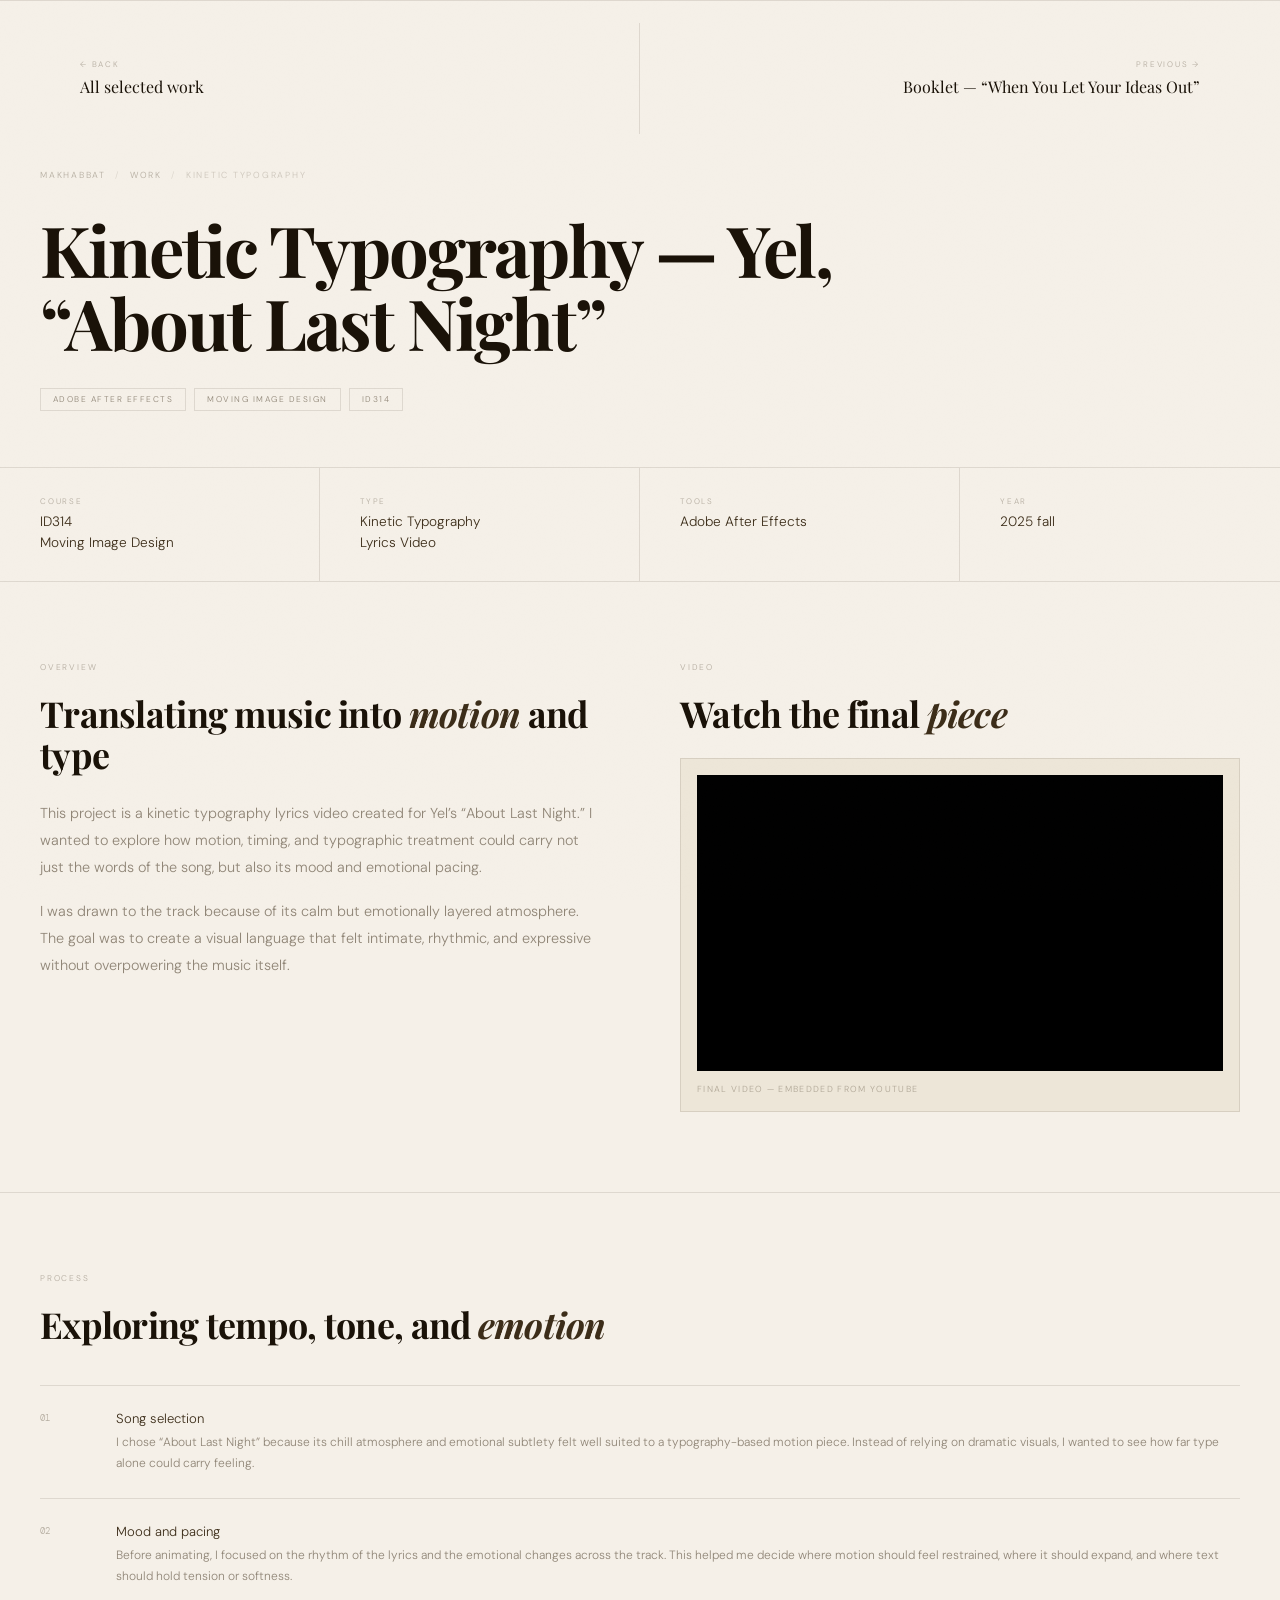
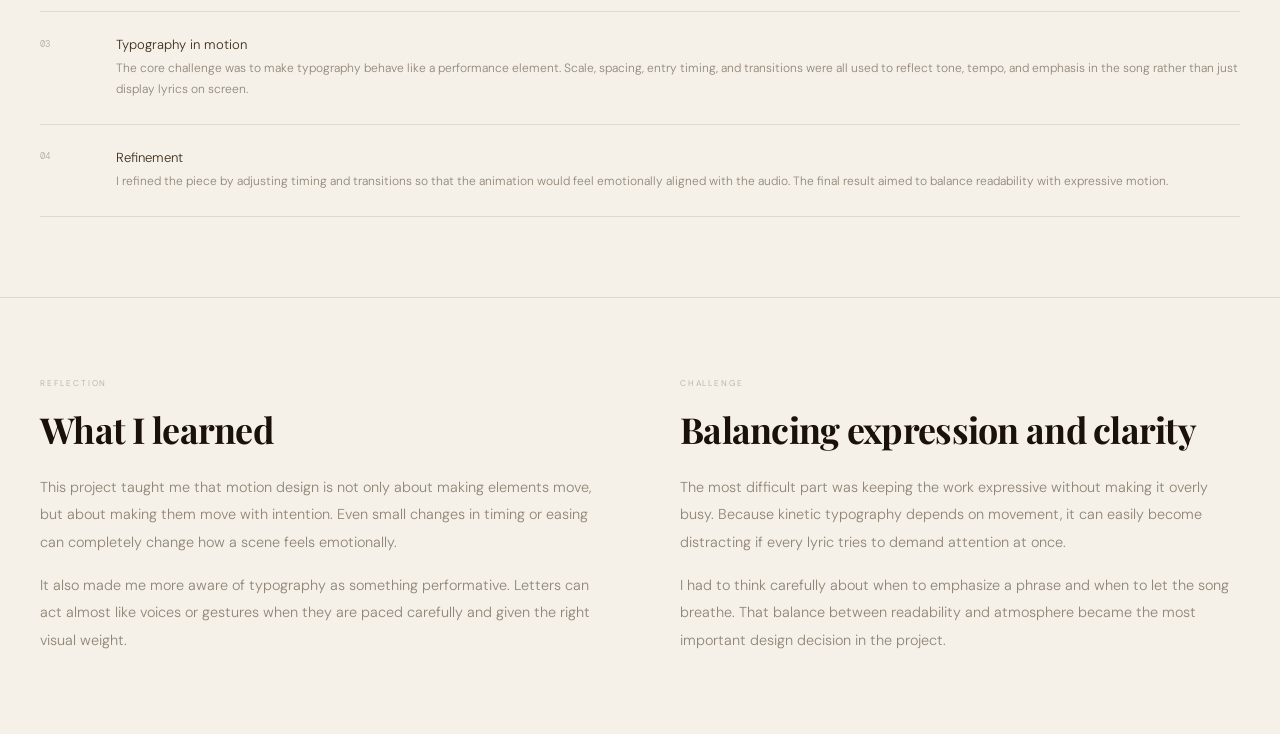
<file: project-kinetic-typography.html>
<!DOCTYPE html>
<html lang="en">
<head>
  <meta charset="UTF-8"/>
  <meta name="viewport" content="width=device-width, initial-scale=1.0"/>
  <title>Kinetic Typography — Yel, "About Last Night"</title>
  <link rel="preconnect" href="https://fonts.googleapis.com"/>
  <link rel="preconnect" href="https://fonts.gstatic.com" crossorigin/>
  <link href="https://fonts.googleapis.com/css2?family=Playfair+Display:ital,wght@0,400;0,700;0,900;1,400;1,700&family=DM+Sans:wght@200;300;400;500&family=DM+Mono:wght@300;400&display=swap" rel="stylesheet"/>
  <link rel="stylesheet" href="styles.css"/>
  <style>
  .proj-hero {
    min-height: 52vh;
    display: flex;
    flex-direction: column;
    justify-content: flex-end;
    padding: 8rem 2.5rem 3.5rem;
    border-bottom: 1px solid var(--border);
  }

  .proj-breadcrumb {
    display: flex;
    align-items: center;
    gap: 0.6rem;
    font-size: 0.55rem;
    letter-spacing: 0.2em;
    text-transform: uppercase;
    color: var(--muted);
    margin-bottom: 2rem;
  }

  .proj-breadcrumb a {
    color: var(--muted);
    text-decoration: none;
    transition: color .2s;
  }

  .proj-breadcrumb a:hover { color: var(--cream); }
  .proj-breadcrumb span { opacity: 0.4; }

  .proj-title {
    font-family: 'Playfair Display', serif;
    font-size: clamp(2.2rem, 5.5vw, 5rem);
    font-weight: 700;
    color: var(--white);
    letter-spacing: -0.03em;
    line-height: 1.05;
    max-width: 900px;
    margin-bottom: 1.75rem;
  }

  .proj-tools {
    display: flex;
    flex-wrap: wrap;
    gap: 0.5rem;
  }

  .proj-tool {
    font-size: 0.52rem;
    letter-spacing: 0.18em;
    text-transform: uppercase;
    color: var(--cream-dim);
    border: 1px solid var(--border);
    padding: 0.3rem 0.75rem;
    background: transparent;
  }

  .proj-meta-strip {
    display: grid;
    grid-template-columns: repeat(4, 1fr);
    border-bottom: 1px solid var(--border);
  }

  .proj-meta-cell {
    padding: 1.75rem 2.5rem;
    border-right: 1px solid var(--border);
  }

  .proj-meta-cell:last-child { border-right: none; }

  .proj-meta-label {
    font-size: 0.5rem;
    letter-spacing: 0.22em;
    text-transform: uppercase;
    color: var(--muted);
    margin-bottom: 0.4rem;
  }

  .proj-meta-val {
    font-size: 0.85rem;
    color: var(--cream);
    line-height: 1.5;
  }

  .proj-section {
    padding: 5rem 2.5rem;
    border-bottom: 1px solid var(--border);
  }

  .proj-section:last-of-type { border-bottom: none; }

  .proj-eyebrow {
    font-size: 0.52rem;
    letter-spacing: 0.22em;
    text-transform: uppercase;
    color: var(--muted);
    margin-bottom: 1.25rem;
  }

  .proj-heading {
    font-family: 'Playfair Display', serif;
    font-size: clamp(1.5rem, 2.8vw, 2.4rem);
    font-weight: 700;
    color: var(--white);
    letter-spacing: -0.02em;
    line-height: 1.15;
    margin-bottom: 1.5rem;
  }

  .proj-heading em { font-style: italic; color: var(--cream); }

  .proj-body {
    font-size: 0.9rem;
    color: var(--cream-dim);
    line-height: 1.9;
    max-width: 660px;
  }

  .proj-body p + p { margin-top: 1rem; }

  .two-col {
    display: grid;
    grid-template-columns: 1fr 1fr;
    gap: 5rem;
    align-items: start;
  }

  .process-list { margin-top: 2.5rem; }

  .process-step {
    display: grid;
    grid-template-columns: 48px 1fr;
    gap: 1.75rem;
    align-items: start;
    padding: 1.5rem 0;
    border-top: 1px solid var(--border);
  }

  .process-step:last-child { border-bottom: 1px solid var(--border); }

  .ps-num {
    font-family: 'DM Mono', monospace;
    font-size: 0.58rem;
    color: var(--muted);
    padding-top: 0.1rem;
  }

  .ps-title {
    font-size: 0.82rem;
    color: var(--cream);
    margin-bottom: 0.3rem;
  }

  .ps-desc {
    font-size: 0.75rem;
    color: var(--cream-dim);
    line-height: 1.75;
  }

  .video-shell {
    margin-top: 1rem;
    border: 1px solid var(--border);
    background: var(--surface);
    padding: 1rem;
  }

  .video-wrap {
    position: relative;
    width: 100%;
    aspect-ratio: 16 / 9;
    background: #000;
  }

  .video-wrap iframe {
    width: 100%;
    height: 100%;
    border: 0;
    display: block;
  }

  .video-caption {
    font-size: 0.55rem;
    letter-spacing: 0.15em;
    text-transform: uppercase;
    color: var(--muted);
    margin-top: 0.75rem;
  }

  .proj-footer-nav {
    display: grid;
    grid-template-columns: 1fr 1fr;
    border-top: 1px solid var(--border);
  }

  .pfn-item {
    padding: 2.25rem 2.5rem;
    text-decoration: none;
    color: var(--cream);
    display: flex;
    flex-direction: column;
    gap: 0.5rem;
    transition: background .2s;
  }

  .pfn-item:first-child { border-right: 1px solid var(--border); }
  .pfn-item:hover { background: var(--surface); }

  .pfn-dir {
    font-size: 0.5rem;
    letter-spacing: 0.22em;
    text-transform: uppercase;
    color: var(--muted);
  }

  .pfn-title {
    font-family: 'Playfair Display', serif;
    font-size: 1rem;
    color: var(--white);
    line-height: 1.3;
  }

  .pfn-next {
    align-items: flex-end;
    text-align: right;
  }

  @media (max-width: 780px) {
    .proj-hero { padding: 7rem 1.5rem 2.5rem; }
    .proj-meta-strip { grid-template-columns: 1fr 1fr; }
    .proj-meta-cell { border-bottom: 1px solid var(--border); }
    .proj-section { padding: 3.5rem 1.5rem; }
    .two-col { grid-template-columns: 1fr; gap: 2.5rem; }
    .proj-footer-nav { grid-template-columns: 1fr; }
    .pfn-item:first-child { border-right: none; border-bottom: 1px solid var(--border); }
    .pfn-next { align-items: flex-start; text-align: left; }
  }
  </style>
</head>
<body>

<header class="proj-hero">
  <div class="proj-breadcrumb">
    <a href="/portfolio-website/">Makhabbat</a>
    <span>/</span>
    <a href="/portfolio-website/#projects">Work</a>
    <span>/</span>
    <span style="color:var(--cream-dim)">Kinetic Typography</span>
  </div>
  <h1 class="proj-title">Kinetic Typography — Yel, “About Last Night”</h1>
  <div class="proj-tools">
    <span class="proj-tool">Adobe After Effects</span>
    <span class="proj-tool">Moving Image Design</span>
    <span class="proj-tool">ID314</span>
  </div>
</header>

<div class="proj-meta-strip">
  <div class="proj-meta-cell">
    <div class="proj-meta-label">Course</div>
    <div class="proj-meta-val">ID314<br/>Moving Image Design</div>
  </div>
  <div class="proj-meta-cell">
    <div class="proj-meta-label">Type</div>
    <div class="proj-meta-val">Kinetic Typography</div>
    <div class="proj-meta-val">Lyrics Video</div>
  </div>
  <div class="proj-meta-cell">
    <div class="proj-meta-label">Tools</div>
    <div class="proj-meta-val">Adobe After Effects</div>
  </div>
  <div class="proj-meta-cell">
    <div class="proj-meta-label">Year</div>
    <div class="proj-meta-val">2025 fall</div>
  </div>
</div>

<section class="proj-section">
  <div class="two-col">
    <div>
      <div class="proj-eyebrow">Overview</div>
      <h2 class="proj-heading">Translating music into <em>motion</em> and type</h2>
      <div class="proj-body">
        <p>This project is a kinetic typography lyrics video created for Yel’s “About Last Night.” I wanted to explore how motion, timing, and typographic treatment could carry not just the words of the song, but also its mood and emotional pacing.</p>
        <p>I was drawn to the track because of its calm but emotionally layered atmosphere. The goal was to create a visual language that felt intimate, rhythmic, and expressive without overpowering the music itself.</p>
      </div>
    </div>

    <div>
      <div class="proj-eyebrow">Video</div>
      <h2 class="proj-heading">Watch the final <em>piece</em></h2>
      <div class="video-shell">
        <div class="video-wrap">
          <iframe
            src="https://www.youtube.com/embed/excYNUALeTI"
            title="Kinetic Typography - Yel About Last Night"
            allow="accelerometer; autoplay; clipboard-write; encrypted-media; gyroscope; picture-in-picture; web-share"
            allowfullscreen>
          </iframe>
        </div>
        <div class="video-caption">Final video — embedded from YouTube</div>
      </div>
    </div>
  </div>
</section>

<section class="proj-section">
  <div class="proj-eyebrow">Process</div>
  <h2 class="proj-heading">Exploring tempo, tone, and <em>emotion</em></h2>

  <div class="process-list">
    <div class="process-step">
      <div class="ps-num">01</div>
      <div>
        <div class="ps-title">Song selection</div>
        <div class="ps-desc">I chose “About Last Night” because its chill atmosphere and emotional subtlety felt well suited to a typography-based motion piece. Instead of relying on dramatic visuals, I wanted to see how far type alone could carry feeling.</div>
      </div>
    </div>

    <div class="process-step">
      <div class="ps-num">02</div>
      <div>
        <div class="ps-title">Mood and pacing</div>
        <div class="ps-desc">Before animating, I focused on the rhythm of the lyrics and the emotional changes across the track. This helped me decide where motion should feel restrained, where it should expand, and where text should hold tension or softness.</div>
      </div>
    </div>

    <div class="process-step">
      <div class="ps-num">03</div>
      <div>
        <div class="ps-title">Typography in motion</div>
        <div class="ps-desc">The core challenge was to make typography behave like a performance element. Scale, spacing, entry timing, and transitions were all used to reflect tone, tempo, and emphasis in the song rather than just display lyrics on screen.</div>
      </div>
    </div>

    <div class="process-step">
      <div class="ps-num">04</div>
      <div>
        <div class="ps-title">Refinement</div>
        <div class="ps-desc">I refined the piece by adjusting timing and transitions so that the animation would feel emotionally aligned with the audio. The final result aimed to balance readability with expressive motion.</div>
      </div>
    </div>
  </div>
</section>

<section class="proj-section">
  <div class="two-col">
    <div>
      <div class="proj-eyebrow">Reflection</div>
      <h2 class="proj-heading">What I learned</h2>
      <div class="proj-body">
        <p>This project taught me that motion design is not only about making elements move, but about making them move with intention. Even small changes in timing or easing can completely change how a scene feels emotionally.</p>
        <p>It also made me more aware of typography as something performative. Letters can act almost like voices or gestures when they are paced carefully and given the right visual weight.</p>
      </div>
    </div>

    <div>
      <div class="proj-eyebrow">Challenge</div>
      <h2 class="proj-heading">Balancing expression and clarity</h2>
      <div class="proj-body">
        <p>The most difficult part was keeping the work expressive without making it overly busy. Because kinetic typography depends on movement, it can easily become distracting if every lyric tries to demand attention at once.</p>
        <p>I had to think carefully about when to emphasize a phrase and when to let the song breathe. That balance between readability and atmosphere became the most important design decision in the project.</p>
      </div>
    </div>
  </div>
</section>

<nav class="proj-footer-nav">
  <a href="/portfolio-website/#projects" class="pfn-item">
    <span class="pfn-dir">← Back</span>
    <span class="pfn-title">All selected work</span>
  </a>
  <a href="/portfolio-website/project-booklet.html" class="pfn-item pfn-next">
    <span class="pfn-dir">Previous →</span>
    <span class="pfn-title">Booklet — “When You Let Your Ideas Out”</span>
  </a>
</nav>

</body>
</html>
</file>
<file: styles.css>
/* :root {
  --bg: #0b0a09;
  --surface: #131210;
  --border: rgba(220,200,170,0.1);
  --cream: #ddc8aa;
  --cream-dim: rgba(221,200,170,0.5);
  --muted: rgba(221,200,170,0.3);
  --white: #f4ede0;
  --tag-bg: rgba(221,200,170,0.06);
} */



:root{
--bg: #f5f0e8;        /* page background — warm cream */
--surface: #ede6d8;   /* card backgrounds */
--border: rgba(60,45,25,0.12);  /* subtle lines */
--cream: #3c2d19;     /* main text color */
--cream-dim: rgba(60,45,25,0.55); /* secondary text */
--muted: rgba(60,45,25,0.35);   /* labels, hints */
--white: #1a1208;     /* headings — deep warm black */
}


*, *::before, *::after { box-sizing: border-box; margin: 0; padding: 0; }
html { scroll-behavior: smooth; }
body {
  background: var(--bg);
  color: var(--cream);
  font-family: 'DM Sans', sans-serif;
  font-weight: 300;
  overflow-x: hidden;
}




/* #cur {
  position: fixed; pointer-events: none; z-index: 9999;
  transform: translate(-50%, -50%);
  width: 18px; height: 18px;
  transition: opacity .2s;
}
#cur svg {
  width: 100%; height: 100%;
  fill: var(--cream); opacity: 0.85;
  filter: drop-shadow(0 0 5px rgba(221,200,170,0.3));
  transition: transform .25s ease, fill .25s;
}
#cur-r {
  position: fixed; pointer-events: none; z-index: 9998;
  transform: translate(-50%, -50%);
  width: 40px; height: 40px;
  transition: width .3s, height .3s;
}
#cur-r svg {
  width: 100%; height: 100%;
  fill: none; stroke: rgba(221,200,170,0.25); stroke-width: 1;
  transition: all .3s;
}
body:has(a:hover) #cur svg, body:has(button:hover) #cur svg {
  transform: scale(1.4);
  fill: var(--white);
  filter: drop-shadow(0 0 10px rgba(221,200,170,0.55));
}
body:has(a:hover) #cur-r, body:has(button:hover) #cur-r { width: 56px; height: 56px; }
body:has(a:hover) #cur-r svg, body:has(button:hover) #cur-r svg { stroke: rgba(221,200,170,0.45); } */

/* NAV */
nav {
  position: fixed; top: 0; left: 0; right: 0; z-index: 100;
  display: flex; align-items: center; justify-content: space-between;
  padding: 1.4rem 2.5rem;
  border-bottom: 1px solid transparent;
  transition: border-color .4s, backdrop-filter .4s, background .4s;
}
nav.scrolled {
  border-color: var(--border);
  backdrop-filter: blur(16px);
  background: rgba(245,240,232,0.92);
}
.nav-logo {
  font-family: 'Playfair Display', serif;
  font-size: 1.25rem; font-style: italic;
  color: var(--white); text-decoration: none; letter-spacing: -0.01em;
}
.nav-right { display: flex; align-items: center; gap: 2rem; }
.nav-links { display: flex; gap: 1.75rem; list-style: none; }
.nav-links a {
  font-size: 0.7rem; letter-spacing: 0.18em; text-transform: uppercase;
  color: var(--cream-dim); text-decoration: none; transition: color .25s;
}
.nav-links a:hover { color: var(--white); }
.status-pill {
  display: flex; align-items: center; gap: 0.5rem;
  border: 1px solid var(--border); border-radius: 100px;
  padding: 0.35rem 0.85rem;
  font-size: 0.6rem; letter-spacing: 0.15em; text-transform: uppercase;
  color: var(--cream-dim); text-decoration: none;
  transition: border-color .25s, color .25s;
}
.status-pill:hover { border-color: var(--cream-dim); color: var(--cream); }
.status-dot { width: 6px; height: 6px; border-radius: 50%; background: #6fcf97; animation: pulse 2s infinite; }
@keyframes pulse { 0%,100%{opacity:1} 50%{opacity:.4} }

/* HERO */
#hero {
  min-height: 100vh;
  display: flex; flex-direction: column; justify-content: flex-end;
  padding: 0 2.5rem 3rem; position: relative; overflow: hidden;
}
.hero-top-bar {
  position: absolute; top: 5.5rem; left: 2.5rem; right: 2.5rem;
  display: flex; justify-content: space-between; align-items: flex-start;
}
.hero-discipline {
  font-size: 0.65rem; letter-spacing: 0.25em; text-transform: uppercase;
  color: var(--muted); line-height: 1.8;
}
.hero-clock {
  font-family: 'DM Mono', monospace;
  font-size: 0.7rem; color: var(--muted); letter-spacing: 0.1em; text-align: right;
}
.hero-clock span { display: block; margin-top: 0.25rem; font-size: 0.55rem; letter-spacing: 0.2em; }

.marquee-wrap { overflow: hidden; margin-bottom: -0.3em; user-select: none; }
.marquee-track {
  display: flex; gap: 0.5em; white-space: nowrap;
  animation: marquee 20s linear infinite;
}
.marquee-track:hover { animation-play-state: paused; }
@keyframes marquee { from{transform:translateX(0)} to{transform:translateX(-50%)} }
.marquee-name {
  font-family: 'Playfair Display', serif;
  font-size: clamp(6rem, 16vw, 14rem); font-weight: 900;
  line-height: 0.92; letter-spacing: -0.03em; color: var(--white); flex-shrink: 0;
}
.marquee-name.kz {
  color: transparent; -webkit-text-stroke: 1px rgba(60,45,25,0.18); font-style: italic;
}

.hero-bottom {
  display: flex; justify-content: space-between; align-items: flex-end;
  margin-top: 2rem; padding-top: 1.5rem; border-top: 1px solid var(--border);
}
.hero-tagline { font-size: clamp(0.75rem,1.2vw,0.9rem); color: var(--cream-dim); line-height: 1.7; max-width: 400px; }
.hero-tagline em { font-style: italic; color: var(--cream); }
.scroll-hint {
  font-size: 0.6rem; letter-spacing: 0.25em; text-transform: uppercase;
  color: var(--muted); display: flex; align-items: center; gap: 0.75rem;
}
.scroll-hint::before {
  content: ''; display: block; width: 32px; height: 1px; background: var(--muted);
  animation: lineGrow 2s ease infinite;
}
@keyframes lineGrow { 0%,100%{width:20px} 50%{width:40px} }

/* SECTIONS */
section { padding: 7rem 2.5rem; }
.s-label { display: flex; align-items: center; gap: 1.25rem; margin-bottom: 4rem; }
.s-num { font-family: 'DM Mono', monospace; font-size: 0.65rem; color: var(--muted); }
.s-title {
  font-family: 'Playfair Display', serif;
  font-size: clamp(2.2rem, 4vw, 3.5rem); font-weight: 700;
  color: var(--white); letter-spacing: -0.02em;
}
.s-title em { font-style: italic; color: var(--cream); }
.s-line { flex: 1; height: 1px; background: var(--border); }

/* ABOUT */
#about { border-top: 1px solid var(--border); }
.about-grid { display: grid; grid-template-columns: 220px 1fr; gap: 4rem; align-items: start; }
.photo-frame { position: relative; width: 220px; aspect-ratio: 3/4; overflow: hidden; background: var(--surface); flex-shrink: 0; }
.photo-frame img { width: 100%; height: 100%; object-fit: cover; filter: grayscale(15%); display: block; }
.photo-placeholder-new {
  width: 100%; height: 100%; display: flex; flex-direction: column;
  align-items: center; justify-content: center; gap: 1rem; color: var(--muted);
  background: linear-gradient(135deg, #e8dece 0%, #ddd3be 100%);
}
.photo-placeholder-new .ph-icon { font-size: 2rem; opacity: 0.2; }
.photo-placeholder-new .ph-text { font-size: 0.6rem; letter-spacing: 0.25em; text-transform: uppercase; }
.photo-caption {
  margin-top: 0.75rem; display: flex; justify-content: space-between;
  font-size: 0.6rem; letter-spacing: 0.15em; text-transform: uppercase; color: var(--muted);
  width: 220px;
}

.about-text-col { padding-top: 0.5rem; }
.about-name-block { margin-bottom: 2.5rem; }
.name-kz {
  font-family: 'Playfair Display', serif;
  font-size: clamp(1.5rem,3vw,2.5rem); font-style: italic;
  color: var(--cream-dim); display: block; margin-bottom: 0.25rem;
}
.name-en {
  font-family: 'Playfair Display', serif;
  font-size: clamp(2.5rem,5vw,4rem); font-weight: 700;
  color: var(--white); letter-spacing: -0.02em; line-height: 1;
}
.name-meaning {
  font-size: 0.6rem; letter-spacing: 0.25em; text-transform: uppercase;
  color: var(--muted); margin-top: 0.6rem; display: block;
}
.about-bio { font-size: 1rem; line-height: 1.85; color: var(--cream-dim); margin-bottom: 2.5rem; }
.about-bio strong { color: var(--cream); font-weight: 400; }
.about-tags { display: flex; flex-wrap: wrap; gap: 0.5rem; margin-bottom: 2.5rem; }
.tag {
  font-size: 0.6rem; letter-spacing: 0.18em; text-transform: uppercase;
  border: 1px solid var(--border); padding: 0.4rem 0.85rem;
  color: var(--cream-dim); background: var(--tag-bg); transition: all .25s;
}
.tag:hover { border-color: var(--cream-dim); color: var(--cream); }
.about-details { display: grid; grid-template-columns: 1fr 1fr; }
.detail-item { padding: 1.25rem 0; border-top: 1px solid var(--border); }
.detail-item:nth-child(odd) { padding-right: 2rem; }
.detail-label { font-size: 0.55rem; letter-spacing: 0.25em; text-transform: uppercase; color: var(--muted); margin-bottom: 0.3rem; }
.detail-value { font-size: 0.85rem; color: var(--cream); }

/* PROJECTS */

/* PROJECTS — flat horizontal row */
.project-row {
  display: flex;
  gap: 1px;
  background: var(--border);
}
.card {
  background: var(--bg);
  padding: 2rem;
  flex: 1;
  min-width: 0;
  position: relative;
  overflow: hidden;
  transition: background .25s;
  text-decoration: none;
  color: inherit;
  display: flex;
  flex-direction: column;
}
.card::after {
  content: ''; position: absolute; bottom: 0; left: 0; right: 0; height: 2px;
  background: var(--cream); transform: scaleX(0); transform-origin: left; transition: transform .35s ease;
}
.card:hover { background: var(--surface); }
.card:hover::after { transform: scaleX(1); }
.card-course { font-size: 0.52rem; letter-spacing: 0.18em; text-transform: uppercase; color: var(--muted); margin-bottom: 0.4rem; }
.card-id { font-family: 'DM Mono', monospace; font-size: 0.6rem; color: var(--muted); margin-bottom: 1.5rem; }
.card-title { font-family: 'Playfair Display', serif; font-size: 1.2rem; font-weight: 700; color: var(--white); line-height: 1.2; margin-bottom: 0.6rem; flex: 1; }
.card-desc { font-size: 0.72rem; color: var(--cream-dim); line-height: 1.75; margin-bottom: 1.5rem; display: -webkit-box; -webkit-line-clamp: 4; -webkit-box-orient: vertical; overflow: hidden; }
.card-foot { display: flex; justify-content: space-between; align-items: center; margin-top: auto; }
.card-tools { display: flex; flex-wrap: wrap; gap: 0.35rem; }
.card-type { font-size: 0.5rem; letter-spacing: 0.16em; text-transform: uppercase; color: var(--muted); border: 1px solid var(--border); padding: 0.2rem 0.5rem; }
.card-arrow { font-size: 0.9rem; color: var(--cream); opacity: 0; transition: opacity .2s, transform .2s; flex-shrink: 0; }
.card:hover .card-arrow { opacity: 1; transform: translate(3px,-3px); }

/* #projects { border-top: 1px solid var(--border); }
.course-tabs { display: flex; margin-bottom: 3.5rem; border-bottom: 1px solid var(--border); }
.course-tab {
  padding: 0.85rem 1.5rem; font-size: 0.65rem; letter-spacing: 0.18em;
  text-transform: uppercase; color: var(--muted); cursor: pointer;
  border: none; border-bottom: 2px solid transparent; margin-bottom: -1px;
  background: none; font-family: 'DM Sans', sans-serif; transition: all .25s;
}
.course-tab.active { color: var(--white); border-bottom-color: var(--cream); }
.course-tab:hover:not(.active) { color: var(--cream-dim); }
.course-panel { display: none; }
.course-panel.active { display: block; }
.course-meta { display: flex; align-items: baseline; gap: 1.5rem; margin-bottom: 2.5rem; }
.course-code-big {
  font-family: 'Playfair Display', serif;
  font-size: clamp(3rem,6vw,5rem); font-weight: 700;
  color: transparent; -webkit-text-stroke: 1px rgba(60,45,25,0.12);
  line-height: 1; letter-spacing: -0.03em;
}
.course-name-big { font-size: 0.65rem; letter-spacing: 0.2em; text-transform: uppercase; color: var(--muted); }
.project-cards { display: grid; grid-template-columns: repeat(auto-fill, minmax(320px, 1fr)); gap: 1px; }
.project-card {
  background: var(--surface); padding: 2.25rem;
  border: 1px solid var(--border); transition: background .3s, border-color .3s, transform .3s;
  cursor: pointer; position: relative; overflow: hidden;
}
.project-card::after {
  content: ''; position: absolute; bottom: 0; left: 0; right: 0; height: 2px;
  background: var(--cream); transform: scaleX(0); transform-origin: left; transition: transform .4s;
}
.project-card:hover { background: rgba(60,45,25,0.03); border-color: rgba(60,45,25,0.18); transform: translateY(-2px); }
.project-card:hover::after { transform: scaleX(1); }
.project-card-num { font-family: 'DM Mono', monospace; font-size: 0.65rem; color: var(--muted); margin-bottom: 1.75rem; }
.project-card-title { font-family: 'Playfair Display', serif; font-size: 1.5rem; font-weight: 700; color: var(--white); line-height: 1.2; margin-bottom: 0.75rem; letter-spacing: -0.01em; }
.project-card-desc { font-size: 0.78rem; color: var(--cream-dim); line-height: 1.75; margin-bottom: 1.75rem; }
.project-card-footer { display: flex; justify-content: space-between; align-items: center; }
.project-card-type { font-size: 0.55rem; letter-spacing: 0.2em; text-transform: uppercase; color: var(--muted); }
.project-card-arrow { color: var(--cream); font-size: 1rem; opacity: 0; transition: opacity .25s, transform .25s; }
.project-card:hover .project-card-arrow { opacity: 1; transform: translate(3px,-3px); } */

/* CONTACT */
#contact { border-top: 1px solid var(--border); }
.contact-grid { display: grid; grid-template-columns: 1.2fr 1fr; gap: 6rem; align-items: start; }
.contact-headline {
  font-family: 'Playfair Display', serif;
  font-size: clamp(2.5rem,5vw,4.5rem); font-weight: 700;
  line-height: 1.1; letter-spacing: -0.02em; color: var(--white); margin-bottom: 1.5rem;
}
.contact-headline em { font-style: italic; color: var(--cream); }
.contact-sub { font-size: 0.85rem; color: var(--cream-dim); line-height: 1.8; max-width: 380px; }
.c-link {
  display: flex; align-items: center; gap: 1.25rem;
  padding: 1.25rem 0; border-bottom: 1px solid var(--border);
  text-decoration: none; color: var(--cream); transition: padding-left .3s;
}
.c-link:first-child { border-top: 1px solid var(--border); }
.c-link:hover { padding-left: 0.75rem; }
.c-link:hover .c-label { color: var(--white); }
.c-link:hover .c-arrow { opacity: 1; transform: translate(4px,-4px); }
.c-icon {
  width: 38px; height: 38px; border: 1px solid var(--border);
  display: flex; align-items: center; justify-content: center; flex-shrink: 0;
  transition: border-color .25s, background .25s;
}
.c-link:hover .c-icon { border-color: var(--cream-dim); background: var(--tag-bg); }
.c-icon svg { width: 16px; height: 16px; stroke: var(--cream-dim); fill: none; stroke-width: 1.25; }
.c-body { flex: 1; }
.c-type { font-size: 0.55rem; letter-spacing: 0.2em; text-transform: uppercase; color: var(--muted); display: block; margin-bottom: 0.2rem; }
.c-label { font-family: 'Playfair Display', serif; font-size: 1.05rem; transition: color .25s; }
.c-arrow { color: var(--cream); opacity: 0; transition: opacity .25s, transform .25s; font-size: 0.85rem; }

footer {
  border-top: 1px solid var(--border); padding: 2rem 2.5rem;
  display: flex; justify-content: space-between; align-items: center;
}
footer span, footer a { font-size: 0.6rem; letter-spacing: 0.18em; text-transform: uppercase; color: var(--muted); text-decoration: none; }
footer a:hover { color: var(--cream); }

/* REVEAL */
.reveal { opacity: 0; transform: translateY(28px); transition: opacity .9s ease, transform .9s ease; }
.reveal.in { opacity: 1; transform: none; }

/* NOISE */
body::after {
  content: ''; position: fixed; inset: 0; pointer-events: none; z-index: 2; opacity: 0.15;
  background-image: url("data:image/svg+xml,%3Csvg xmlns='http://www.w3.org/2000/svg' width='300' height='300'%3E%3Cfilter id='n'%3E%3CfeTurbulence type='fractalNoise' baseFrequency='0.75' numOctaves='4' stitchTiles='stitch'/%3E%3C/filter%3E%3Crect width='300' height='300' filter='url(%23n)' opacity='0.06'/%3E%3C/svg%3E");
}

@media(max-width:800px){
  nav { padding: 1.2rem 1.5rem; }
  .status-pill { display: none; }
  #hero { padding: 0 1.5rem 2.5rem; }
  .hero-top-bar { left: 1.5rem; right: 1.5rem; flex-direction: column; gap: 1rem; }
  section { padding: 5rem 1.5rem; }
  .about-grid, .contact-grid { grid-template-columns: 1fr; gap: 3rem; }
  footer { flex-direction: column; gap: 0.75rem; text-align: center; }
  .project-row { flex-direction: column; }
}
</file>
